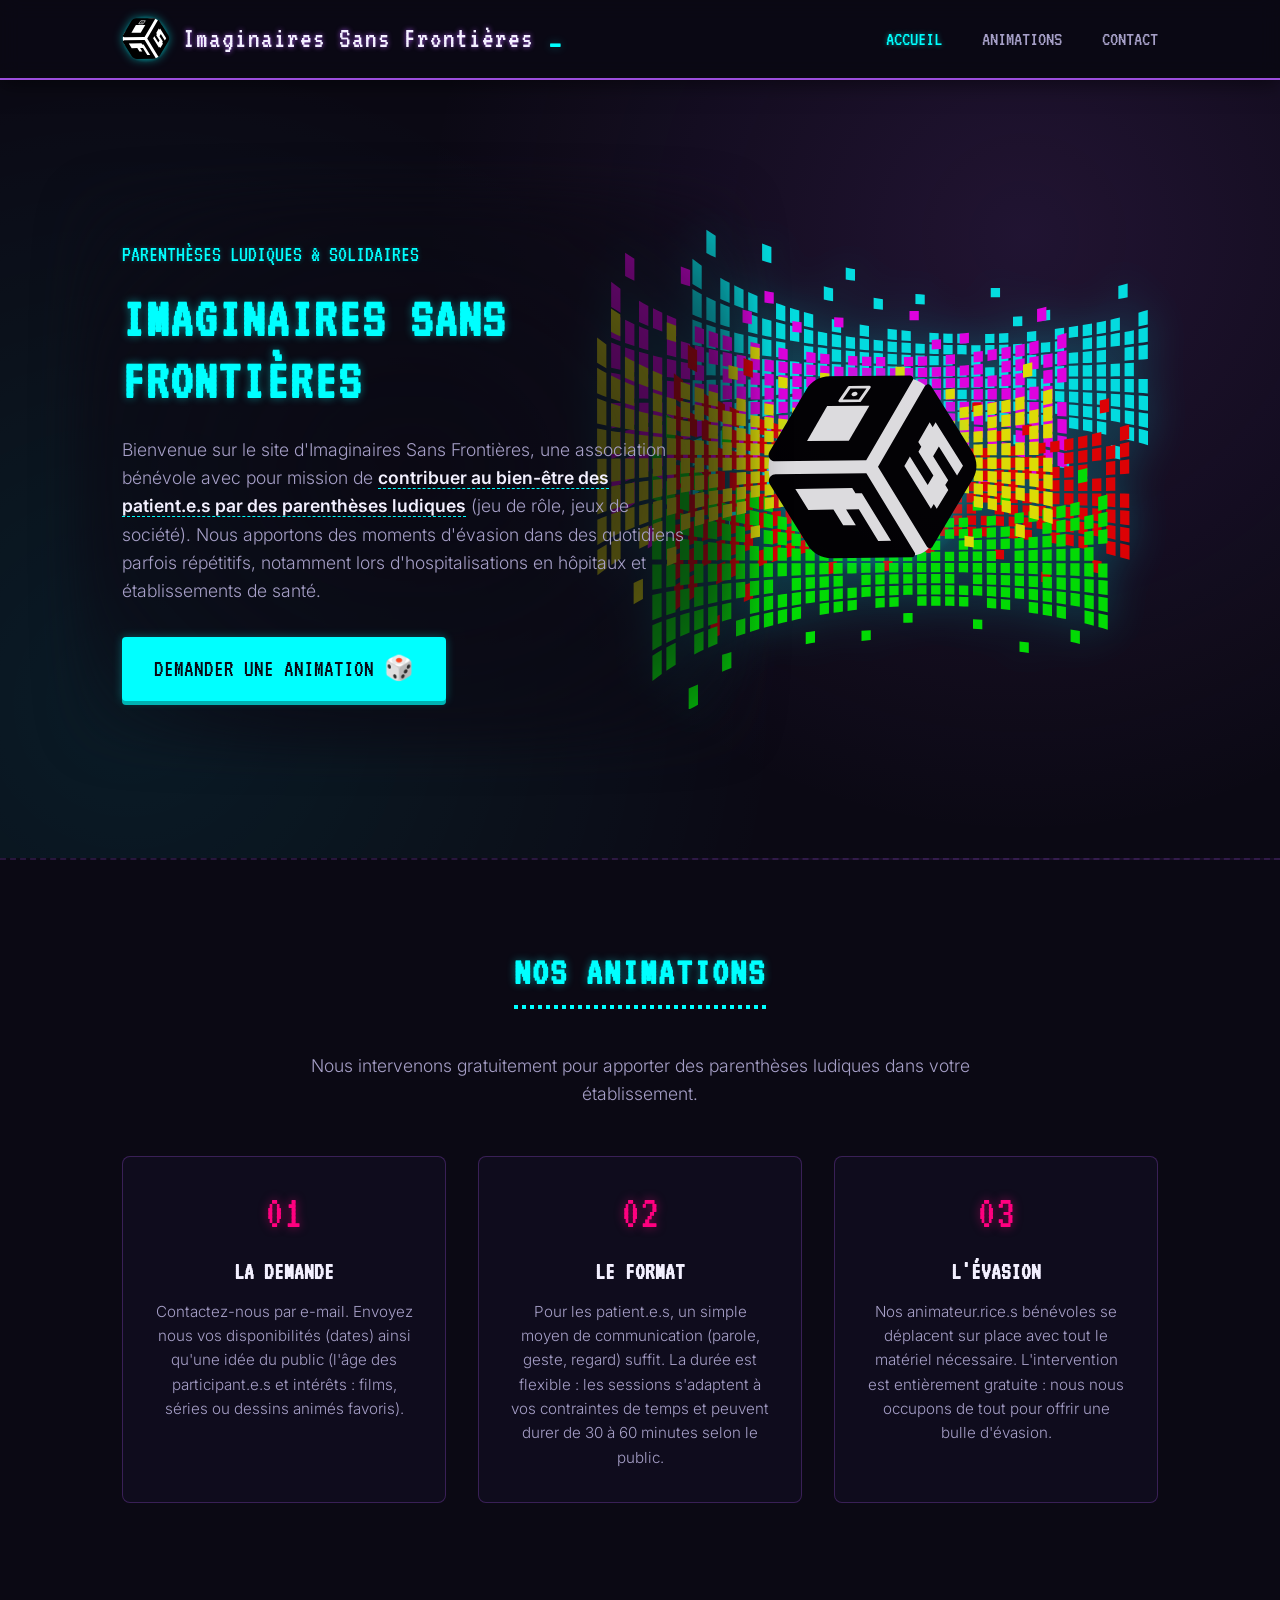
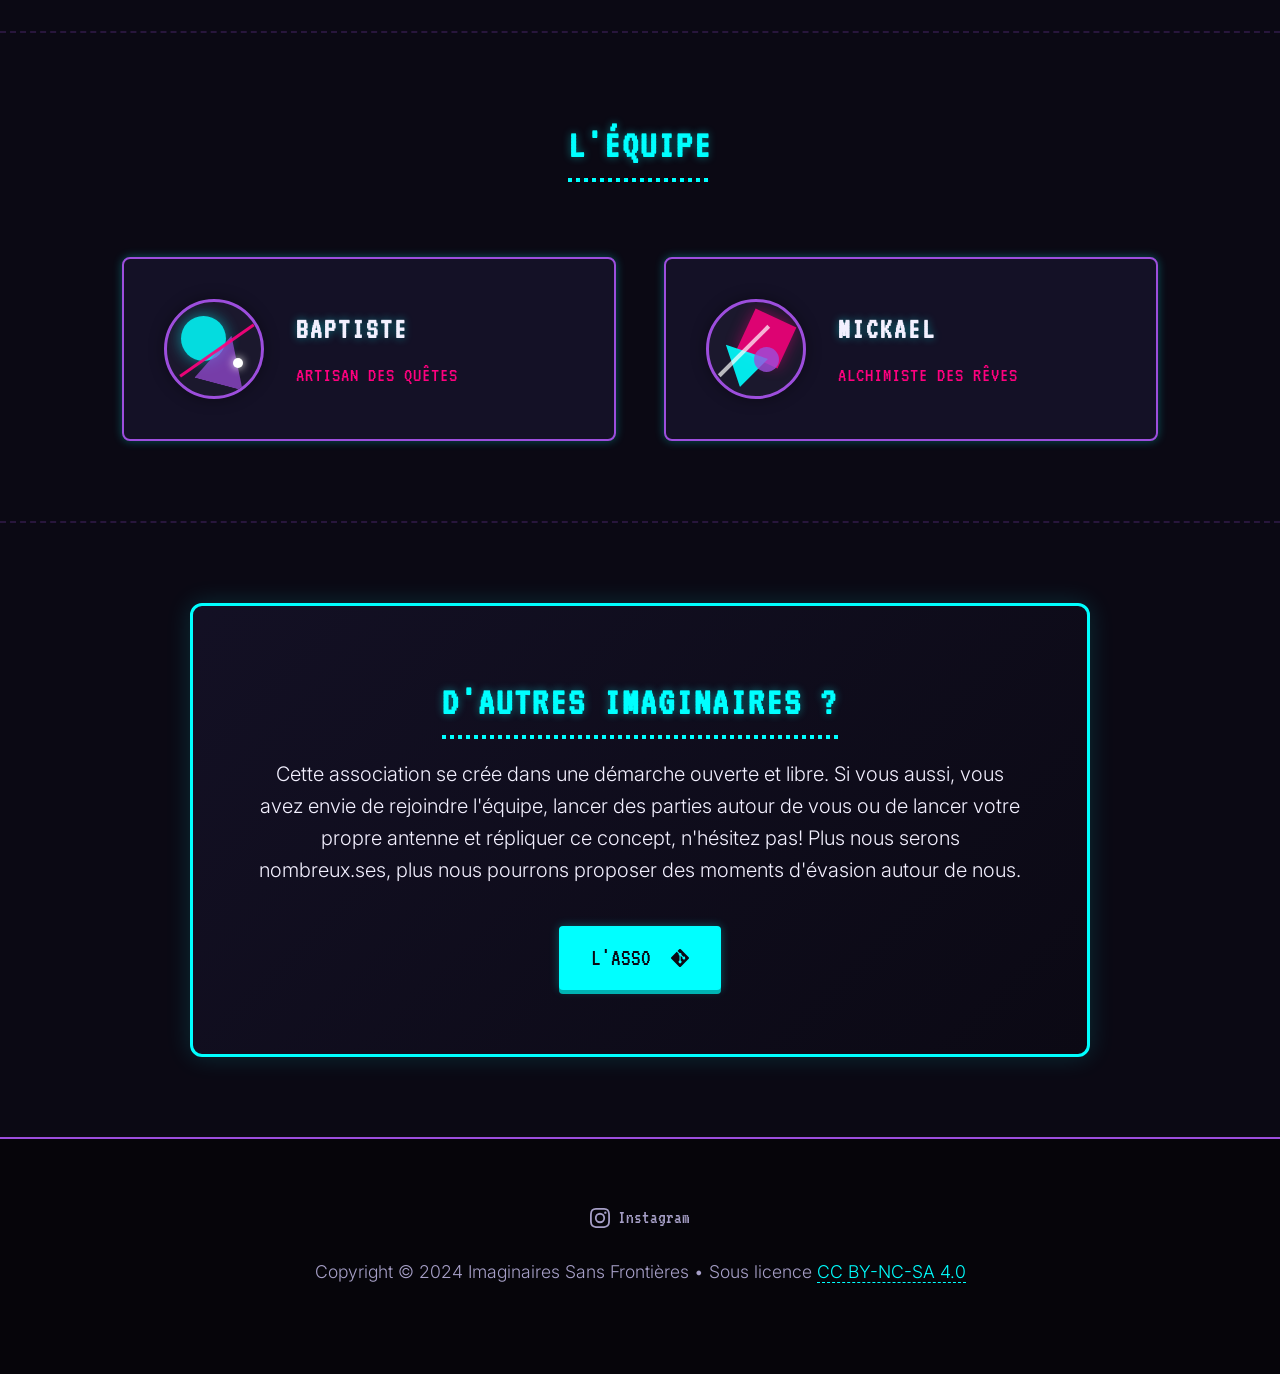
<file: index.html>
<!DOCTYPE html>
<html lang="fr">
<head>
    <meta charset="UTF-8">
    <meta name="viewport" content="width=device-width, initial-scale=1.0">
    <title>Imaginaires Sans Frontières</title>
    <meta name="description" content="Imaginaires Sans Frontières est une association bénévole qui anime des parenthèses ludiques (jeu de rôle, jeux de société) pour les patients en hôpitaux et établissements de santé.">
    <meta name="robots" content="index, follow">
    <meta name="google-site-verification" content="-W0v4VrYR5iF-wrrWTChlQFZ6Qu5ZOY1e16gjiBARn8" />
    <link rel="canonical" href="https://imaginaires.github.io/">
    
    <!-- Open Graph Metadata -->
    <meta property="og:title" content="Imaginaires Sans Frontières">
    <meta property="og:description" content="Association bénévole : parenthèses ludiques (jeu de rôle, jeux de société) pour les patients en hôpitaux et établissements de santé.">
    <meta property="og:image" content="https://imaginaires.github.io/img/og-image.png">
    <meta property="og:image:width" content="1200">
    <meta property="og:image:height" content="630">
    <meta property="og:url" content="https://imaginaires.github.io/">
    <meta property="og:type" content="website">
    <meta property="og:locale" content="fr_FR">

    <!-- Twitter Card Metadata -->
    <meta name="twitter:card" content="summary_large_image">
    <meta name="twitter:title" content="Imaginaires Sans Frontières">
    <meta name="twitter:description" content="Association bénévole : parenthèses ludiques (jeu de rôle, jeux de société) pour les patients en hôpitaux et établissements de santé.">
    <meta name="twitter:image" content="https://imaginaires.github.io/img/og-image.png">

    <!-- Structured Data -->
    <script type="application/ld+json">
    {
      "@context": "https://schema.org",
      "@type": "NGO",
      "name": "Imaginaires Sans Frontières",
      "url": "https://imaginaires.github.io/",
      "logo": "https://imaginaires.github.io/img/logo-isf.svg",
      "description": "Association bénévole dont la mission est de contribuer au bien-être des patients en hôpitaux et établissements de santé par des parenthèses ludiques (jeu de rôle, jeux de société).",
      "email": "imaginairessansfrontieres@gmail.com",
      "sameAs": [
        "https://www.instagram.com/imaginairessansfrontieres",
        "https://github.com/imaginaires/imaginaires.github.io"
      ]
    }
    </script>

    <!-- Favicon -->
    <link rel="icon" href="img/favicon.ico" type="image/x-icon">

    <!-- Fonts -->
    <link rel="preconnect" href="https://fonts.googleapis.com">
    <link rel="preconnect" href="https://fonts.gstatic.com" crossorigin>
    <link href="https://fonts.googleapis.com/css2?family=Inter:wght@300;400;500;600;700&family=VT323&display=swap" rel="stylesheet">
    <link rel="stylesheet" href="style.css">
</head>
<body>

    <!-- Header & Navigation -->
    <header>
        <div class="container header-content">
            <a href="#hero" class="logo-link" aria-label="Accueil Imaginaires Sans Frontières">
                <img src="img/logo-isf.svg" alt="" class="logo-img">
                <span class="brand-name">
                    <span class="brand-long" id="brand-long">Imaginaires Sans Frontières</span>
                    <span class="brand-short" id="brand-short">ISF</span>
                    <span class="brand-cursor">_</span>
                </span>
            </a>
            <button class="menu-toggle" aria-label="Ouvrir le menu" aria-expanded="false" aria-controls="main-nav">
                <span class="hamburger"></span>
            </button>
            <nav id="main-nav" aria-label="Menu principal">
                <ul>
                    <li><a href="#hero" class="active">Accueil</a></li>
                    <li><a href="#activities">Animations</a></li>
                    <li><a href="mailto:imaginairessansfrontieres@gmail.com?subject=Demande%20d%27animation%20-%20Imaginaires%20Sans%20Fronti%C3%A8res">Contact</a></li>
                </ul>
            </nav>
        </div>
    </header>

    <!-- Main Content -->
    <main>
        <!-- Hero Section -->
        <section id="hero">
            <div class="container hero-grid">
                <div class="hero-text">
                    <p class="hero-tagline">PARENTHÈSES LUDIQUES & SOLIDAIRES</p>
                    <h1>Imaginaires Sans Frontières</h1>
                    <p>
                        Bienvenue sur le site d'Imaginaires Sans Frontières, une association bénévole avec pour mission de <strong>contribuer au bien-être des patient.e.s par des parenthèses ludiques</strong> (jeu de rôle, jeux de société). Nous apportons des moments d'évasion dans des quotidiens parfois répétitifs, notamment lors d'hospitalisations en hôpitaux et établissements de santé.
                    </p>
                    <div style="margin-top: 2rem;">
                        <a href="mailto:imaginairessansfrontieres@gmail.com?subject=Demande%20d%27animation%20-%20Imaginaires%20Sans%20Fronti%C3%A8res" class="btn">
                            Demander une animation 🎲
                        </a>
                    </div>
                </div>
                <div class="hero-art-container">
                    <img src="img/logo-isf-fullart.svg" alt="Imaginaires Sans Frontières Art Logo" class="hero-art">
                </div>
            </div>
        </section>

        <!-- Animations Section -->
        <section id="activities">
            <div class="container">
                <div class="section-header">
                    <h2>Nos Animations</h2>
                    <p style="max-width: 700px; margin: 1rem auto 0 auto; color: var(--text-muted);">
                        Nous intervenons gratuitement pour apporter des parenthèses ludiques dans votre établissement.
                    </p>
                </div>
                
                <div class="steps-container">
                    <div class="step-card">
                        <div class="step-num">01</div>
                        <h4>La Demande</h4>
                        <p style="font-size: 0.95rem; color: var(--text-muted); margin-top: 0.5rem; margin-bottom: 0;">
                            Contactez-nous par e-mail. Envoyez nous vos disponibilités (dates) ainsi qu'une idée du public (l'âge des participant.e.s et intérêts : films, séries ou dessins animés favoris).
                        </p>
                    </div>
                    <div class="step-card">
                        <div class="step-num">02</div>
                        <h4>Le Format</h4>
                        <p style="font-size: 0.95rem; color: var(--text-muted); margin-top: 0.5rem; margin-bottom: 0;">
                            Pour les patient.e.s, un simple moyen de communication (parole, geste, regard) suffit. La durée est flexible : les sessions s'adaptent à vos contraintes de temps et peuvent durer de 30 à 60 minutes selon le public.
                        </p>
                    </div>
                    <div class="step-card">
                        <div class="step-num">03</div>
                        <h4>L'Évasion</h4>
                        <p style="font-size: 0.95rem; color: var(--text-muted); margin-top: 0.5rem; margin-bottom: 0;">
                            Nos animateur.rice.s bénévoles se déplacent sur place avec tout le matériel nécessaire. L'intervention est entièrement gratuite : nous nous occupons de tout pour offrir une bulle d'évasion.
                        </p>
                    </div>
                </div>
            </div>
        </section>

        <!-- Team Section -->
        <section id="team">
            <div class="container">
                <div class="section-header">
                    <h2>L'Équipe</h2>
                </div>
                <div class="team-grid">
                    <!-- Member 1 -->
                    <div class="team-member">
                        <div class="css-avatar baptiste-avatar" aria-hidden="true">
                            <div class="shape circle-main"></div>
                            <div class="shape triangle-back"></div>
                            <div class="shape line-accent"></div>
                            <div class="shape dot"></div>
                        </div>
                        <div class="member-info">
                            <h3>Baptiste</h3>
                            <span class="member-role">Artisan des Quêtes</span>
                        </div>
                    </div>

                    <!-- Member 2 -->
                    <div class="team-member">
                        <div class="css-avatar mickael-avatar" aria-hidden="true">
                            <div class="shape square-main"></div>
                            <div class="shape triangle-compass"></div>
                            <div class="shape circle-accent"></div>
                            <div class="shape line-accent"></div>
                        </div>
                        <div class="member-info">
                            <h3>Mickael</h3>
                            <span class="member-role">Alchimiste des Rêves</span>
                        </div>
                    </div>
                </div>
            </div>
        </section>

        <!-- Contribute Section -->
        <section id="contribute" style="border-bottom: none;">
            <div class="container">
                <div class="outro-card">
                    <h2>D'autres Imaginaires ?</h2>
                    <p>
                        Cette association se crée dans une démarche ouverte et libre. Si vous aussi, vous avez envie de rejoindre l'équipe, lancer des parties autour de vous ou de lancer votre propre antenne et répliquer ce concept, n'hésitez pas! Plus nous serons nombreux.ses, plus nous pourrons proposer des moments d'évasion autour de nous.
                    </p>
                    <a href="https://github.com/imaginaires/imaginaires.github.io" target="_blank" rel="noopener noreferrer" class="btn">
                        L'asso
                        <svg viewBox="0 0 24 24" width="18" height="18" aria-hidden="true" style="fill: currentColor; margin-left: 8px; display: inline-block; vertical-align: text-bottom;">
                            <path d="M13.09 23.549a1.54 1.54 0 0 1-2.18 0L.451 13.089a1.54 1.54 0 0 1 0-2.179l7.191-7.19 2.733 2.733a1.85 1.85 0 0 0 .964 2.326v6.66a1.849 1.849 0 1 0 1.54 0V8.957l2.508 2.508a1.85 1.85 0 1 0 1.09-1.09l-2.634-2.634a1.85 1.85 0 0 0-2.378-2.377L8.73 2.63 10.91.451a1.54 1.54 0 0 1 2.179 0l10.459 10.46a1.54 1.54 0 0 1 0 2.179z"></path>
                        </svg>
                    </a>
                </div>
            </div>
        </section>
    </main>

    <!-- Footer -->
    <footer>
        <div class="container">
            <div class="footer-social">
                <a href="https://www.instagram.com/imaginairessansfrontieres" target="_blank" rel="noopener noreferrer" class="social-link" aria-label="Suivez-nous sur Instagram">
                    <svg viewBox="0 0 24 24">
                        <path d="M12 2.163c3.204 0 3.584.012 4.85.07 3.252.148 4.771 1.691 4.919 4.919.058 1.265.069 1.645.069 4.849 0 3.205-.012 3.584-.069 4.849-.149 3.225-1.664 4.771-4.919 4.919-1.266.058-1.644.07-4.85.07-3.204 0-3.584-.012-4.849-.07-3.26-.149-4.771-1.699-4.919-4.92-.058-1.265-.07-1.644-.07-4.849 0-3.204.013-3.583.07-4.849.149-3.227 1.664-4.771 4.919-4.919 1.266-.057 1.645-.069 4.849-.069zM12 0C8.741 0 8.333.014 7.053.072 2.695.272.273 2.69.073 7.051.014 8.333 0 8.741 0 12c0 3.259.014 3.668.072 4.948.2 4.358 2.618 6.78 6.98 6.98 1.281.058 1.689.072 4.948.072 3.259 0 3.668-.014 4.948-.072 4.354-.2 6.782-2.618 6.979-6.98.059-1.28.073-1.689.073-4.948 0-3.259-.014-3.667-.072-4.947-.196-4.354-2.617-6.78-6.979-6.98C15.668.014 15.259 0 12 0zm0 5.838a6.162 6.162 0 100 12.324 6.162 6.162 0 000-12.324zM12 16a4 4 0 110-8 4 4 0 010 8zm6.406-11.845a1.44 1.44 0 100 2.881 1.44 1.44 0 000-2.881z"/>
                    </svg>
                    Instagram
                </a>
            </div>
            <p class="footer-copyright">
                Copyright &copy; 2024 Imaginaires Sans Frontières &bull; Sous licence <a href="https://creativecommons.org/licenses/by-nc-sa/4.0/" target="_blank" rel="noopener noreferrer" style="color: var(--primary); text-decoration: none; border-bottom: 1px dashed var(--primary);">CC BY-NC-SA 4.0</a>
            </p>
        </div>
    </footer>

    <!-- Simple Navigation Highlighter Script -->
    <script src="script.js"></script>
</body>
</html>
</file>
<file: style.css>
/* ==========================================================================
   DESIGN SYSTEM & CUSTOM STYLING - IMAGINAIRES SANS FRONTIÈRES
   ========================================================================== */

/* CSS Reset */
* {
    box-sizing: border-box;
    margin: 0;
    padding: 0;
}

:root {
    --bg-color: #0b0914;
    --card-bg: #141126;
    --text-color: #f3f0ff;
    --text-muted: #a69fc7;
    --primary: #00ffff;
    --secondary: #9d4edd;
    --accent: #ff007f;
    --font-display: 'VT323', monospace;
    --font-body: 'Inter', sans-serif;
    --border-glow: 0 0 10px rgba(0, 255, 255, 0.3);
    --border-glow-hover: 0 0 20px rgba(0, 255, 255, 0.6);
}

html {
    scroll-behavior: smooth;
    overflow-x: hidden;
}

body {
    background-color: var(--bg-color);
    color: var(--text-color);
    font-family: var(--font-body);
    line-height: 1.6;
    overflow-x: hidden;
}

/* Scrollbar styling */
::-webkit-scrollbar {
    width: 12px;
}
::-webkit-scrollbar-track {
    background: var(--bg-color);
}
::-webkit-scrollbar-thumb {
    background: var(--card-bg);
    border: 3px solid var(--bg-color);
    border-radius: 6px;
}
::-webkit-scrollbar-thumb:hover {
    background: var(--primary);
}

/* Typography */
h1, h2, h3 {
    font-family: var(--font-display);
    text-transform: uppercase;
    letter-spacing: 2px;
    color: var(--primary);
    text-shadow: 0 0 8px rgba(0, 255, 255, 0.4);
}

h1 {
    font-size: 3.5rem;
    line-height: 1.1;
    margin-bottom: 1.5rem;
}

h2 {
    font-size: 2.5rem;
    margin-bottom: 2rem;
    position: relative;
    display: inline-block;
}

h2::after {
    content: '';
    position: absolute;
    bottom: -5px;
    left: 0;
    width: 100%;
    height: 4px;
    background: repeating-linear-gradient(90deg, var(--primary), var(--primary) 4px, transparent 4px, transparent 8px);
}

.section-header {
    text-align: center;
    margin-bottom: 3rem;
}

p {
    font-size: 1.1rem;
    font-weight: 300;
    color: var(--text-muted);
    margin-bottom: 1.5rem;
}

strong {
    color: var(--text-color);
    font-weight: 600;
    border-bottom: 1px dashed var(--primary);
}

/* Layout & Containers */
.container {
    max-width: 1100px;
    margin: 0 auto;
    padding: 0 2rem;
}

section {
    padding: 5rem 0;
    border-bottom: 2px dashed rgba(157, 78, 221, 0.2);
}

/* Blinking terminal cursor for logo title typing effect */
.brand-cursor {
    color: var(--primary);
    display: inline-block;
    margin-left: 2px;
    font-weight: bold;
    animation: blink-cursor 0.8s infinite;
    text-shadow: var(--border-glow);
}

@keyframes blink-cursor {
    0%, 100% { opacity: 1; }
    50% { opacity: 0; }
}

/* Header & Navigation (Desktop Row Layout) */
header {
    background-color: rgba(11, 9, 20, 0.9);
    backdrop-filter: blur(10px);
    position: sticky;
    top: 0;
    z-index: 100;
    border-bottom: 2px solid var(--secondary);
    box-shadow: 0 4px 20px rgba(0, 0, 0, 0.5);
    height: 80px;
}

.header-content {
    display: flex;
    flex-direction: row;
    justify-content: space-between;
    align-items: center;
    height: 100%;
    padding: 0 2rem;
}

.logo-link {
    display: flex;
    align-items: center;
    gap: 0.8rem;
    text-decoration: none;
    z-index: 1001;
}

.logo-img {
    width: 48px;
    height: 48px;
    filter: drop-shadow(0 0 5px rgba(0, 255, 255, 0.5));
    transition: transform 0.3s ease;
}

.logo-link:hover .logo-img {
    transform: rotate(15deg) scale(1.1);
}

.brand-name {
    font-family: var(--font-display);
    font-size: 1.8rem;
    color: var(--text-color);
    text-shadow: 0 0 5px var(--secondary);
    letter-spacing: 1px;
    white-space: nowrap; /* Prevent brand text from wrapping */
}

.brand-short {
    display: none;
}

/* Mobile Hamburger Trigger */
.menu-toggle {
    display: none;
    background: none;
    border: none;
    cursor: pointer;
    padding: 10px;
    z-index: 1001;
}

.hamburger {
    display: block;
    width: 25px;
    height: 3px;
    background: var(--text-color);
    position: relative;
    transition: background 0.3s ease;
}

.hamburger::before,
.hamburger::after {
    content: '';
    display: block;
    width: 25px;
    height: 3px;
    background: var(--text-color);
    position: absolute;
    transition: all 0.3s ease;
}

.hamburger::before {
    top: -8px;
}

.hamburger::after {
    bottom: -8px;
}

/* Toggled Hamburger Animation */
.menu-toggle.active .hamburger {
    background: transparent;
}

.menu-toggle.active .hamburger::before {
    transform: rotate(45deg);
    top: 0;
    background: var(--primary);
    box-shadow: 0 0 8px rgba(0, 255, 255, 0.8);
}

.menu-toggle.active .hamburger::after {
    transform: rotate(-45deg);
    bottom: 0;
    background: var(--primary);
    box-shadow: 0 0 8px rgba(0, 255, 255, 0.8);
}

nav ul {
    display: flex;
    gap: 2.5rem;
    list-style: none;
    justify-content: center;
}

nav a {
    font-family: var(--font-display);
    font-size: 1.3rem;
    color: var(--text-muted);
    text-decoration: none;
    text-transform: uppercase;
    transition: all 0.3s ease;
    position: relative;
}

nav a:hover,
nav a.active {
    color: var(--primary);
    text-shadow: 0 0 5px rgba(0, 255, 255, 0.5);
}

nav a::before {
    content: '>';
    position: absolute;
    left: -15px;
    top: 50%;
    transform: translateY(-50%) translateX(-5px);
    opacity: 0;
    transition: opacity 0.2s ease, transform 0.2s ease;
}

nav a:hover::before {
    opacity: 1;
    transform: translateY(-50%) translateX(0);
}

/* Hero Section */
#hero {
    padding: 6rem 0;
    display: flex;
    align-items: center;
    min-height: calc(100vh - 120px);
    background: radial-gradient(circle at 80% 20%, rgba(157, 78, 221, 0.15) 0%, transparent 50%),
                radial-gradient(circle at 10% 80%, rgba(0, 255, 255, 0.08) 0%, transparent 50%);
}

.hero-grid {
    display: grid;
    grid-template-columns: 1.15fr 0.85fr;
    gap: 2rem;
    align-items: center;
    position: relative;
}

.hero-text {
    animation: fadeInUp 0.8s ease-out;
    position: relative;
    z-index: 2;
}

.hero-text::before {
    content: '';
    position: absolute;
    top: -3rem;
    left: -3rem;
    right: -3rem;
    bottom: -3rem;
    background: radial-gradient(ellipse at center, rgba(11, 9, 20, 0.94) 0%, rgba(11, 9, 20, 0.6) 70%, transparent 100%);
    z-index: -1;
    pointer-events: none;
    filter: blur(20px);
}

.hero-tagline {
    font-size: 1.4rem;
    color: var(--primary);
    font-family: var(--font-display);
    margin-bottom: 1rem;
    text-shadow: 0 0 5px rgba(0, 255, 255, 0.3);
}

.hero-art-container {
    display: flex;
    justify-content: center;
    align-items: center;
    animation: float 6s ease-in-out infinite;
    position: relative;
    z-index: 1;
    margin-left: -9rem;
    opacity: 0.85;
    pointer-events: none;
}

.hero-art {
    max-width: 120%;
    height: auto;
    max-height: 480px;
    filter: drop-shadow(0 0 20px rgba(0, 255, 255, 0.35));
}

/* Buttons */
.btn {
    display: inline-flex;
    align-items: center;
    gap: 0.8rem;
    font-family: var(--font-display);
    font-size: 1.5rem;
    color: var(--bg-color);
    background-color: var(--primary);
    padding: 0.8rem 2rem;
    border: none;
    border-radius: 4px;
    text-decoration: none;
    text-transform: uppercase;
    cursor: pointer;
    transition: all 0.3s ease;
    box-shadow: 0 4px 0 #00b3b3, var(--border-glow);
    position: relative;
    top: 0;
}

.btn:hover {
    background-color: #33ffff;
    box-shadow: 0 2px 0 #00b3b3, var(--border-glow-hover);
    top: 2px;
}

.btn:active {
    box-shadow: 0 0px 0 #00b3b3, var(--border-glow-hover);
    top: 4px;
}

/* Grid layouts for Content */
.grid-2 {
    display: grid;
    grid-template-columns: 1fr 1fr;
    gap: 3rem;
    margin-top: 2rem;
}

.grid-3 {
    display: grid;
    grid-template-columns: 1fr 1fr 1fr;
    gap: 2.5rem;
    margin-top: 2rem;
}

/* Card components */
.card {
    background-color: var(--card-bg);
    border: 2px solid var(--secondary);
    border-radius: 8px;
    padding: 2.5rem;
    box-shadow: var(--border-glow);
    transition: all 0.3s ease;
    position: relative;
    overflow: hidden;
}

.card::before {
    content: '';
    position: absolute;
    top: 0;
    left: 0;
    width: 100%;
    height: 4px;
    background: linear-gradient(90deg, var(--primary), var(--accent));
}

.card:hover {
    transform: translateY(-8px);
    border-color: var(--primary);
    box-shadow: var(--border-glow-hover);
}

.card h3 {
    font-size: 1.8rem;
    margin-bottom: 1rem;
    color: var(--text-color);
}

/* Geometric CSS Card Icons */
.css-card-icon {
    width: 70px;
    height: 70px;
    margin-bottom: 1.5rem;
    position: relative;
    overflow: hidden;
    border-radius: 12px;
    border: 2px solid var(--secondary);
    background: rgba(255, 255, 255, 0.02);
    transition: all 0.3s ease;
}

.card:hover .css-card-icon {
    border-color: var(--primary);
    transform: scale(1.05) rotate(5deg);
    box-shadow: var(--border-glow);
}

.css-card-icon .shape {
    position: absolute;
    transition: all 0.5s cubic-bezier(0.175, 0.885, 0.32, 1.275);
}

/* Dice Icon shapes */
.dice-icon .square-tilted {
    width: 32px;
    height: 32px;
    border: 2px solid var(--primary);
    position: absolute;
    top: 25%;
    left: 25%;
    transform: rotate(15deg);
    box-shadow: 0 0 10px rgba(0, 255, 255, 0.3);
}

.dice-icon .diamond-inner {
    width: 14px;
    height: 14px;
    background: var(--accent);
    position: absolute;
    top: 38%;
    left: 38%;
    transform: rotate(45deg);
}

.dice-icon .dot-1 {
    width: 5px;
    height: 5px;
    background: #ffffff;
    border-radius: 50%;
    top: 22%;
    left: 22%;
    box-shadow: 0 0 5px #ffffff;
}

.dice-icon .dot-2 {
    width: 5px;
    height: 5px;
    background: #ffffff;
    border-radius: 50%;
    bottom: 22%;
    right: 22%;
    box-shadow: 0 0 5px #ffffff;
}

.dice-icon .line-accent {
    width: 60px;
    height: 2px;
    background: var(--secondary);
    top: 60%;
    left: 5%;
    transform: rotate(-25deg);
    opacity: 0.8;
}

/* Sparkle/Imagination Icon shapes */
.sparkle-icon .circle-main {
    width: 36px;
    height: 36px;
    border: 2px solid var(--accent);
    border-radius: 50%;
    top: 22%;
    left: 22%;
    box-shadow: 0 0 10px rgba(255, 0, 127, 0.3);
}

.sparkle-icon .star-horizontal {
    width: 46px;
    height: 2px;
    background: #ffffff;
    top: 48%;
    left: 17%;
    box-shadow: 0 0 8px #ffffff;
}

.sparkle-icon .star-vertical {
    width: 2px;
    height: 46px;
    background: #ffffff;
    top: 17%;
    left: 48%;
    box-shadow: 0 0 8px #ffffff;
}

.sparkle-icon .dot-particle-1 {
    width: 6px;
    height: 6px;
    background: var(--primary);
    border-radius: 50%;
    top: 20%;
    right: 20%;
    box-shadow: 0 0 6px var(--primary);
}

.sparkle-icon .dot-particle-2 {
    width: 4px;
    height: 4px;
    background: var(--primary);
    border-radius: 50%;
    bottom: 20%;
    left: 20%;
    box-shadow: 0 0 4px var(--primary);
}

/* Hover animations for card shapes */
.card:hover .dice-icon .square-tilted {
    transform: rotate(30deg) scale(1.1);
}
.card:hover .dice-icon .diamond-inner {
    background: #ffffff;
    box-shadow: 0 0 8px #ffffff;
}
.card:hover .sparkle-icon .circle-main {
    transform: scale(1.15);
}
.card:hover .sparkle-icon .star-horizontal {
    transform: scaleX(1.2);
}
.card:hover .sparkle-icon .star-vertical {
    transform: scaleY(1.2);
}

/* Team Section styling */
.team-grid {
    display: grid;
    grid-template-columns: 1fr 1fr;
    gap: 3rem;
    margin-top: 2rem;
}

.team-member {
    background-color: var(--card-bg);
    border: 2px solid var(--secondary);
    border-radius: 8px;
    padding: 2.5rem;
    display: flex;
    align-items: center;
    gap: 2rem;
    box-shadow: var(--border-glow);
    transition: all 0.3s ease;
}

.team-member:hover {
    transform: translateY(-5px);
    border-color: var(--primary);
    box-shadow: var(--border-glow-hover);
}

/* CSS Avatars (Kandinsky style) */
.css-avatar {
    width: 100px;
    height: 100px;
    border-radius: 50%;
    border: 3px solid var(--secondary);
    background: rgba(255, 255, 255, 0.03);
    box-shadow: 0 0 15px rgba(0, 0, 0, 0.4);
    position: relative;
    overflow: hidden;
    flex-shrink: 0;
    transition: all 0.3s ease;
}

.team-member:hover .css-avatar {
    border-color: var(--primary);
    transform: scale(1.05) rotate(5deg);
    box-shadow: var(--border-glow-hover);
}

.css-avatar .shape {
    position: absolute;
    transition: all 0.5s cubic-bezier(0.175, 0.885, 0.32, 1.275);
}

/* Baptiste (Alchimiste des Rêves) shapes */
.baptiste-avatar .circle-main {
    width: 45px;
    height: 45px;
    background: var(--primary);
    border-radius: 50%;
    top: 15%;
    left: 15%;
    box-shadow: 0 0 15px rgba(0, 255, 255, 0.6);
    opacity: 0.85;
}

.baptiste-avatar .triangle-back {
    width: 50px;
    height: 50px;
    background: var(--secondary);
    clip-path: polygon(50% 0%, 0% 100%, 100% 100%);
    bottom: 12%;
    right: 12%;
    transform: rotate(15deg);
    opacity: 0.7;
}

.baptiste-avatar .line-accent {
    width: 90px;
    height: 3px;
    background: var(--accent);
    top: 50%;
    left: 5%;
    transform: rotate(-35deg);
    opacity: 0.9;
}

.baptiste-avatar .dot {
    width: 10px;
    height: 10px;
    background: #ffffff;
    border-radius: 50%;
    top: 60%;
    left: 70%;
    box-shadow: 0 0 8px #ffffff;
}

/* Mickael (Artisan des Quêtes) shapes */
.mickael-avatar .square-main {
    width: 45px;
    height: 45px;
    background: var(--accent);
    top: 15%;
    right: 15%;
    transform: rotate(25deg);
    opacity: 0.85;
    box-shadow: 0 0 15px rgba(255, 0, 127, 0.5);
}

.mickael-avatar .triangle-compass {
    width: 40px;
    height: 40px;
    background: var(--primary);
    clip-path: polygon(50% 0%, 0% 100%, 100% 100%);
    bottom: 18%;
    left: 12%;
    transform: rotate(-45deg);
    opacity: 0.9;
    box-shadow: 0 0 10px rgba(0, 255, 255, 0.4);
}

.mickael-avatar .circle-accent {
    width: 25px;
    height: 25px;
    background: var(--secondary);
    border-radius: 50%;
    top: 48%;
    left: 48%;
    opacity: 0.8;
}

.mickael-avatar .line-accent {
    width: 4px;
    height: 70px;
    background: #ffffff;
    top: 15%;
    left: 35%;
    transform: rotate(45deg);
    opacity: 0.7;
}

/* Shape hover transformations */
.team-member:hover .baptiste-avatar .circle-main {
    transform: scale(1.1) translate(3px, 3px);
}
.team-member:hover .baptiste-avatar .triangle-back {
    transform: rotate(25deg) translate(-2px, -2px);
}
.team-member:hover .mickael-avatar .square-main {
    transform: rotate(40deg) scale(0.95);
}
.team-member:hover .mickael-avatar .triangle-compass {
    transform: rotate(-30deg) translate(2px, -2px);
}

.member-info h3 {
    font-size: 1.8rem;
    color: var(--text-color);
    margin-bottom: 0.3rem;
}

.member-role {
    font-family: var(--font-display);
    font-size: 1.3rem;
    color: var(--accent);
    text-transform: uppercase;
    letter-spacing: 1px;
}

/* Outro section */
.outro-card {
    background: linear-gradient(135deg, rgba(20, 17, 38, 0.9) 0%, rgba(11, 9, 20, 0.95) 100%);
    border: 3px solid var(--primary);
    border-radius: 12px;
    padding: 4rem;
    text-align: center;
    box-shadow: 0 0 25px rgba(0, 255, 255, 0.15);
    max-width: 900px;
    margin: 0 auto;
    position: relative;
}

.outro-card h2 {
    margin-bottom: 1.5rem;
}

.outro-card p {
    font-size: 1.25rem;
    color: var(--text-color);
    margin-bottom: 2.5rem;
}

/* Footer */
footer {
    background-color: #06050a;
    border-top: 2px solid var(--secondary);
    padding: 4rem 0;
    text-align: center;
    font-size: 0.95rem;
    color: var(--text-muted);
}

.footer-social {
    display: flex;
    justify-content: center;
    gap: 2rem;
    margin-bottom: 1.5rem;
}

.social-link {
    color: var(--text-muted);
    text-decoration: none;
    display: flex;
    align-items: center;
    gap: 0.5rem;
    transition: all 0.3s ease;
    font-family: var(--font-display);
    font-size: 1.2rem;
}

.social-link:hover {
    color: var(--primary);
    text-shadow: 0 0 5px rgba(0, 255, 255, 0.5);
}

.social-link svg {
    width: 20px;
    height: 20px;
    fill: currentColor;
}

.footer-copyright {
    margin-top: 1rem;
    font-family: var(--font-body);
}

/* How It Works Flow (Funnel Steps) */
.steps-container {
    display: grid;
    grid-template-columns: 1fr 1fr 1fr;
    gap: 2rem;
    margin: 3rem 0;
}

.step-card {
    background: rgba(20, 17, 38, 0.5);
    border: 1px solid rgba(157, 78, 221, 0.3);
    border-radius: 8px;
    padding: 2rem;
    text-align: center;
    position: relative;
}

.step-num {
    font-family: var(--font-display);
    font-size: 3rem;
    color: var(--accent);
    line-height: 1;
    margin-bottom: 1rem;
    text-shadow: 0 0 10px rgba(255, 0, 127, 0.5);
}

.step-card h4 {
    font-family: var(--font-display);
    font-size: 1.5rem;
    color: var(--text-color);
    margin-bottom: 0.5rem;
    text-transform: uppercase;
}

/* Animations */
@keyframes fadeInUp {
    from {
        opacity: 0;
        transform: translateY(20px);
    }
    to {
        opacity: 1;
        transform: translateY(0);
    }
}

@keyframes float {
    0% {
        transform: translateY(0px);
    }
    50% {
        transform: translateY(-15px);
    }
    100% {
        transform: translateY(0px);
    }
}

/* Responsive Breakpoints */
@media (max-width: 900px) {
    .hero-grid {
        grid-template-columns: 1fr;
        gap: 2rem;
        text-align: center;
    }

    .hero-text::before {
        display: none;
    }

    .hero-art-container {
        order: -1;
        margin-left: 0;
        opacity: 1;
        pointer-events: auto;
    }

    .hero-art {
        max-width: 80%;
        max-height: 320px;
    }

    .grid-2, .team-grid {
        grid-template-columns: 1fr;
        gap: 2rem;
    }

    h1 {
        font-size: 2.8rem;
    }

    h2 {
        font-size: 2rem;
    }

    .outro-card {
        padding: 2.5rem 1.5rem;
    }
}

@media (max-width: 768px) {
    .brand-long {
        display: none;
    }
    
    .brand-short {
        display: inline;
    }

    .menu-toggle {
        display: block;
    }

    /* Standard side-by-side header content on mobile */
    .header-content {
        flex-direction: row;
        justify-content: space-between;
        align-items: center;
        height: 80px;
        padding: 0 2rem;
    }

    /* Fixed full screen navigation overlay for mobile */
    nav {
        position: fixed;
        top: 0;
        right: -100%;
        width: 100%;
        height: 100vh;
        background-color: rgba(11, 9, 20, 0.98);
        backdrop-filter: blur(10px);
        display: flex;
        justify-content: center;
        align-items: center;
        transition: right 0.4s cubic-bezier(0.16, 1, 0.3, 1), visibility 0.4s;
        z-index: 1000;
        visibility: hidden;
    }

    nav.active {
        right: 0;
        visibility: visible;
    }

    nav ul {
        flex-direction: column;
        align-items: center;
        gap: 2.5rem;
    }

    nav a {
        font-size: 2rem;
    }
    
    nav a::before {
        display: none;
    }

    .steps-container {
        grid-template-columns: 1fr;
        gap: 1.5rem;
        margin: 2rem 0;
    }
}

@media (max-width: 600px) {
    .team-member {
        flex-direction: column;
        text-align: center;
        padding: 2rem 1.5rem;
    }

    .css-avatar {
        margin: 0 auto;
    }
}

@media (max-width: 450px) {
    h1 {
        font-size: 2.2rem;
    }
    h2 {
        font-size: 1.7rem;
    }
    .btn {
        font-size: 1.25rem;
        padding: 0.6rem 1.5rem;
    }
}
</file>
